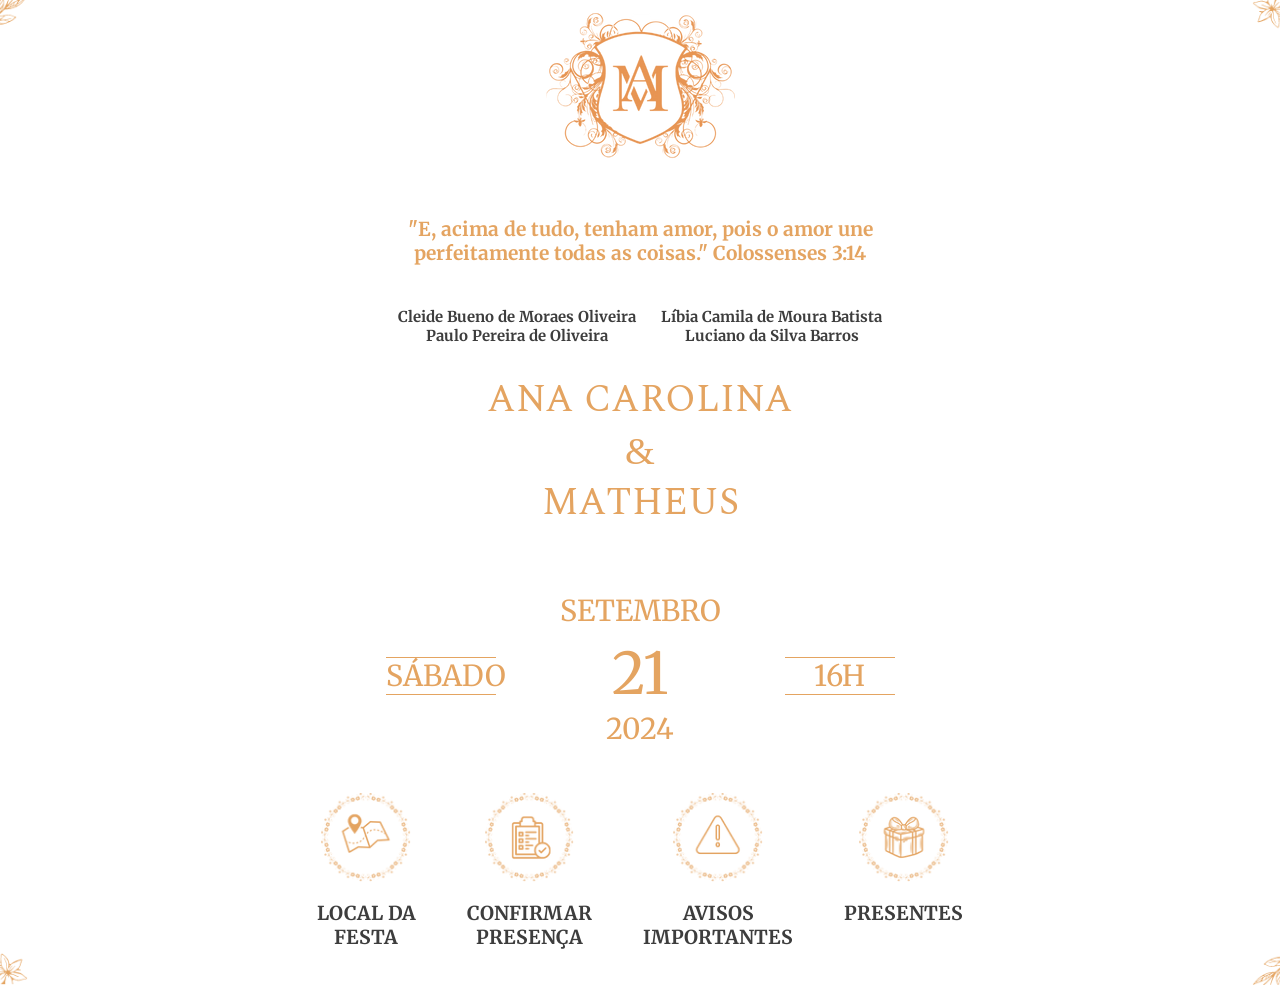
<file: index.html>
<!DOCTYPE html>
<html lang="pt-br">

<head>
  <meta charset="UTF-8">
  <meta name="viewport" content="width=device-width, initial-scale=1.0">
  <title>Convite de Casamento</title>
  <link rel="stylesheet" href="styles.css">
  <link href="https://fonts.googleapis.com/css2?family=Merriweather:wght@300;400&family=Spectral:wght@400&display=swap" rel="stylesheet">
  <meta property="og:title" content="Convite Carol e Matheus">
  <meta property="og:description" content="Você está convidado para o casamento de Carol e Matheus.">
  <meta property="og:url" content="https://conviteams2.vercel.app/">
  <meta property="og:image" content="https://conviteams2.vercel.app/assets/convite.jpg">
  <meta property="og:type" content="website">
</head>

<body>
  <header>
    <div class="AeM"><a href="/index.html"><img src="assets/Ana_e_Matheus.png" alt="Ana e Matheus"></a></div>
  </header>
  <div class="content">
    <div class="versiculo">
      <h2>"E, acima de tudo, tenham amor, pois o amor une <br> perfeitamente todas as coisas." Colossenses 3:14</h2>
    </div>

    <div class="familia">
      <div class="paisAna">
        <h3 class="cleide">Cleide Bueno de Moraes Oliveira</h3>
        <h3 class="paulo">Paulo Pereira de Oliveira</h3>
      </div>
      <div class="paisMatheus">
        <h3 class="libia">Líbia Camila de Moura Batista</h3>
        <h3 class="luciano">Luciano da Silva Barros</h3>
      </div>
    </div>

    <div class="nome">
      <h1 class="ana">ANA CAROLINA</h1>
      <h1 class="e">&</h1>
      <h1 class="matheus">MATHEUS</h1>
    </div>

    <div class="data">
      <div class="sabado">
        <h2 class="saba">SÁBADO</h2>
      </div>
      <div class="setembro">
        <h2 id="mes" class="l">SETEMBRO</h2>
        <h2 id="dia" class="l">21</h2>
        <h2 id="ano" class="l">2024</h2>
      </div>
      <div class="horas">
        <h2 class="h">16H</h2>
      </div>
    </div>
  </div>

  <footer>
    <div class="icones">
      <div class="local">
        <a href="https://www.google.com/maps/dir//-17.7634333,-50.8802422/@-17.7635506,-50.8812284,369m/data=!3m1!1e3!4m2!4m1!3e0?entry=ttu"><img src="assets/localDaFesta.png" alt="Local da Festa"></a>
        <h2>LOCAL DA<br> FESTA</h2>
      </div>
      <div class="presenca">
        <a href="https://forms.gle/znVHmJxSqxEpw1am8"><img src="assets/confirmaPresenca.png" alt="Confirmar Presença"></a>
        <h2>CONFIRMAR<br> PRESENÇA</h2>
      </div>
      <div class="avisos">
        <a href="/avisos.html"><img src="assets/avisosImportantes.png" alt="Avisos Importantes"></a>
        <h2>AVISOS<br> IMPORTANTES</h2>
      </div>
      <div class="presentes">
        <a href="https://listapresente.havan.com.br/Convidado/ItensListaPresente/761027 "><img src="assets/presentes.png" alt="Presentes"></a>
        <h2>PRESENTES</h2>
      </div>
    </div>
  </footer>
</body>

</html>
</file>
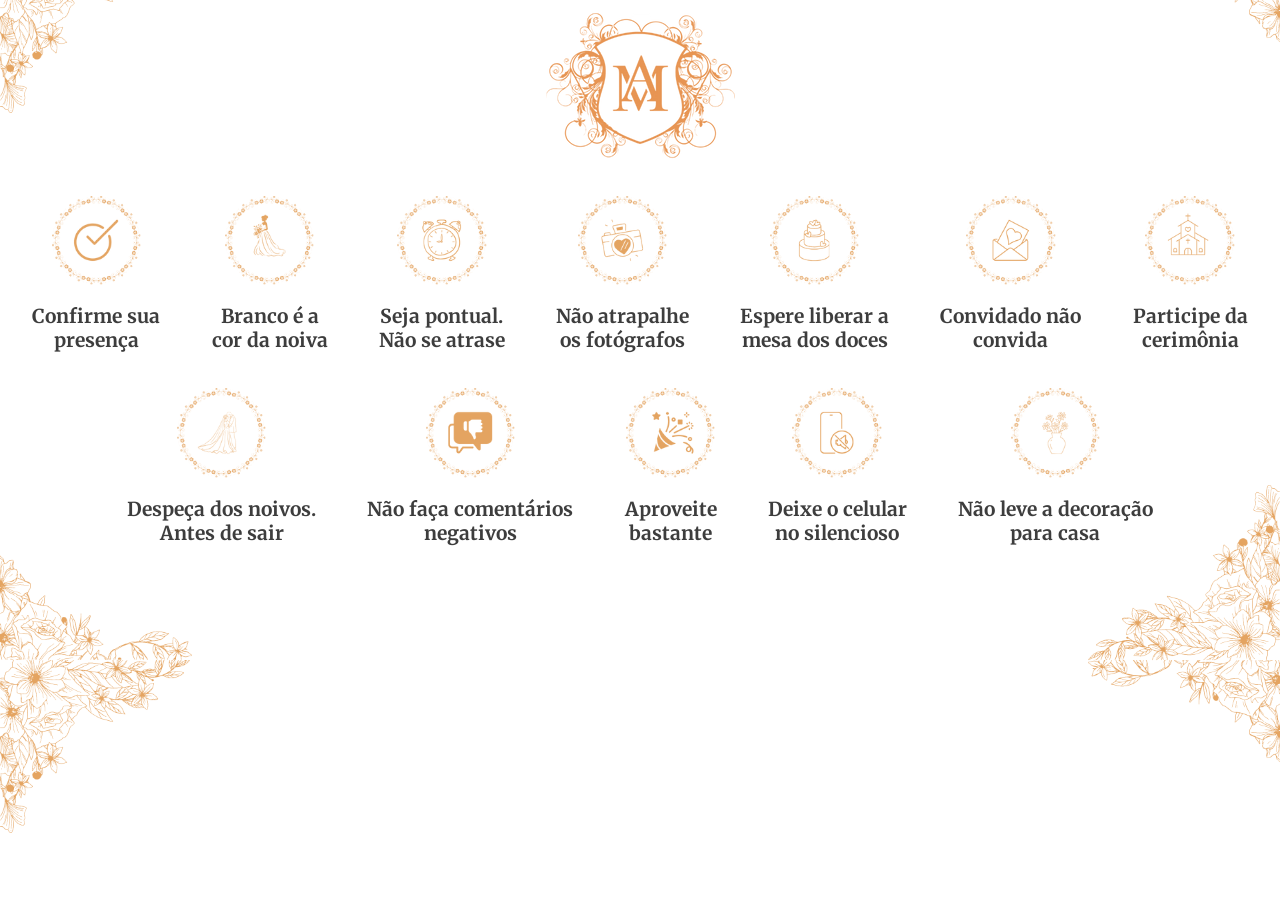
<file: avisos.html>
<!DOCTYPE html>
<html lang="en">
<head>
    <meta charset="UTF-8">
    <meta name="viewport" content="width=device-width, initial-scale=1.0">
    <title>Avisos</title>
    <link rel="stylesheet" href="styles.css">
    <link href="https://fonts.googleapis.com/css2?family=Merriweather:wght@300;400&family=Spectral:wght@400&display=swap" rel="stylesheet">
</head>
<body>
    <header><a href="/index.html" class="brasao"><img src="assets/Ana_e_Matheus.png"></a></header>
    <div class="avisos">
        <div class="icones">
            <div class="local">
                <a><img src="assets/verificar.png"></a>
                <h2>Confirme sua<br>presença</h2>
            </div>
            <div class="local">
                <a><img src="assets/noiva.png"></a>
                <h2>Branco é a<br>cor da noiva</h2>
            </div>
            <div class="local">
                <a><img src="assets/relogio.png"></a>
                <h2>Seja pontual.<br>Não se atrase</h2>
            </div>
            <div class="local">
                <a><img src="assets/fotografo.png"></a>
                <h2>Não atrapalhe<br>os fotógrafos</h2>
            </div>
            <div class="local">
                <a><img src="assets/bolo.png"></a>
                <h2>Espere liberar a<br>mesa dos doces</h2>
            </div>
            <div class="local">
                <a><img src="assets/convite.png"></a>
                <h2>Convidado não<br>convida</h2>
            </div>
            <div class="local">
                <a><img src="assets/igreja.png"></a>
                <h2>Participe da<br>cerimônia</h2>
            </div>
            <div class="local">
                <a><img src="assets/noivos.png"></a>
                <h2>Despeça dos noivos.<br>Antes de sair</h2>
            </div>
            <div class="local">
                <a><img src="assets/gorar.png"></a>
                <h2>Não faça comentários<br>negativos</h2>
            </div>
            <div class="local">
                <a><img src="assets/festa.png"></a>
                <h2>Aproveite<br>bastante</h2>
            </div>
            <div class="local">
                <a><img src="assets/celular.png"></a>
                <h2>Deixe o celular<br>no silencioso</h2>
            </div>
            <div class="local">
                <a><img src="assets/decoracao.png"></a>
                <h2>Não leve a decoração<br>para casa</h2>
            </div>
        </div>
    </div>
</body>
</html>
</file>
<file: styles.css>
@import url('https://fonts.googleapis.com/css2?family=Merriweather:wght@300;400&family=Spectral:wght@400&display=swap');

html {
    scroll-behavior: smooth;
}

::selection {
    background-color: #E4A461;
    color: white;
}

::-moz-selection {
    background-color: #E4A461;
    color: white;
}

header {
    display: flex;
    justify-content: center;
    padding: 1%;
}
.AeM img {
    width: 100%; /* Ajuste o tamanho conforme necessário */
    max-width: 500px; /* Define um limite máximo de largura */
    height: auto; /* Garante a proporção da imagem */
}
body {
    margin: 0;
    padding: 0;
    text-decoration: none;
    background-image: url('assets/bakground(1920 x 1080 px).png');
    background-size: cover;
    background-position: center;
    font-size: 1vw;
}

.versiculo {
    display: flex;
    justify-content: center;
    font-family: 'Merriweather', sans-serif;
    font-size: 1em;
    font-weight: 100;
    text-align: center;
    padding: 2%;
    color: #E4A461;
}

.familia {
    display: flex;
    justify-content: center;
    flex-direction: row;
    align-items: center;
    gap: 2%;
    padding-bottom: 2%;
    font-family: 'Merriweather', sans-serif;
    font-size: 1em;
    font-weight: 100;
    color: #3D3D3D;
}

.paisAna,
.paisMatheus {
    display: flex;
    flex-direction: column;
    align-items: center;
}

.cleide,
.paulo,
.libia,
.luciano {
    margin: 0;
    text-align: center;
}

.nome {
    display: flex;
    flex-direction: column;
    align-items: center;
    color: #E4A461;
    padding-bottom: 2%;
    font-size: 1.5em;
}

.ana,
.matheus {
    margin: 0;
    font-family: 'Spectral', sans-serif;
    font-weight: 400;
}

.e {
    margin: 0;
    font-weight: 100;
}

.data {
    display: flex;
    justify-content: center;
    flex-direction: row;
    align-items: center;
    color: #E4A461;
    padding-bottom: 1%;
    font-size: 1.5em;
}

.setembro {
    display: flex;
    flex-direction: column;
    align-items: center;
}

#mes {
    font-size: 1.5em;
    margin-bottom: 14%;
}

#ano {
    font-size: 1.5em;
    margin-top: -1px;
}

#dia {
    font-size: 3em;
    margin-top: -15px;
}

.sabado,
.horas {
    display: flex;
    flex-direction: column;
    align-items: center;
    padding: 5%;
}

.saba,
.h,
.l {
    margin-bottom: 1%;
    font-family: 'Merriweather', sans-serif;
    font-size: 1.5em;
    font-weight: 400;
}

.saba,
.h {
    border-top: 1px solid #E4A461;
    border-bottom: 1px solid #E4A461;
    width: 110px;
    text-align: center;
    margin-top: 35px;
}

.icones {
    padding-top: 20px;
    display: flex;
    justify-content: center;
    flex-wrap: wrap;
    gap: 4%;
    color: #3D3D3D;;
}

.local,
.presenca,
.avisos,
.presentes {
    display: flex;
    flex-direction: column;
    align-items: center;
    font-family: 'Merriweather', sans-serif;
    font-weight: 100;
    text-align: center;
    margin-bottom: 20px;
}

.icones img {
    width: 7vw;
}

@media only screen and (max-width: 1024px) {
    body {
        background-image: url('assets/bakground(1024 x 768 px).png');
        background-size: cover;
        background-position: center;
    }
    .icones {
        gap: 3%;
    }
    .icones img {
        width: 10vw;
    }
}

@media only screen and (max-width: 768px) {
    body {
        background-image: url('assets/bakground(768 x 1024 px).png');
        background-size: cover;
        background-position: center;
    }
    .familia {
        gap: 1.5%;
        font-size: 1em;
    }
    .icones img {
        width: 15vw;
    }
    .versiculo {
        font-size: 1em;
        padding: 3%;
    }
    .nome {
        font-size: 1.3em;
    }
    .data {
        font-size: 1.3em;
    }
    #mes,
    #ano {
        font-size: 1.3em;
    }
    #dia {
        font-size: 2.8em;
    }
    .saba,
    .h,
    .l {
        font-size: 1.3em;
    }
    .saba,
    .h {
        width: 100px;
    }
}

@media only screen and (max-width: 480px) {
    body {
        background-image: url('assets/bakground(412 x 915 px).png');
        background-size: cover;
        background-repeat: no-repeat;
        background-position-y: top;
    }
    .ana,
    .matheus {
        margin: 0;
        font-family: 'Spectral', sans-serif;
        font-weight: 400;
    }
    .familia {
        gap: 3%;
        font-size: 2em;
    }
    .icones img {
        width: 20vw;
    }
    .local,
    .presenca,
    .avisos,
    .presentes {
        font-size: 1.3em; /* Ajuste o tamanho da fonte conforme necessário */
    }
    .versiculo {
        font-size: 2.3em;
        padding: 4%;
    }
    .nome {
        font-size: 5em;
    }
    .data {
        font-size: 4em;
        gap: 1%;
    }
    #mes,
    #ano {
        font-size: 1em;
    }
    #dia {
        font-size: 2.5em;
    }
    .saba,
    .h,
    .l {
        font-size: 1.2em;
    }
    .saba,
    .h {
        width: 90px;
    }
}

@media only screen and (max-width: 320px) {
    .familia {
        gap: 0.5%;
        font-size: 1em;
    }
    .icones img {
        width: 25vw;
    }
    .versiculo {
        font-size: 1em;
        padding: 5%;
    }
    .nome {
        font-size: 1em;
    }
    .data {
        font-size: 1em;
    }
    #mes,
    #ano {
        font-size: 1em;
    }
    #dia {
        font-size: 2em;
    }
    .saba,
    .h,
    .l {
        font-size: 1em;
    }
    .saba,
    .h {
        width: 70px;
    }
}
</file>
